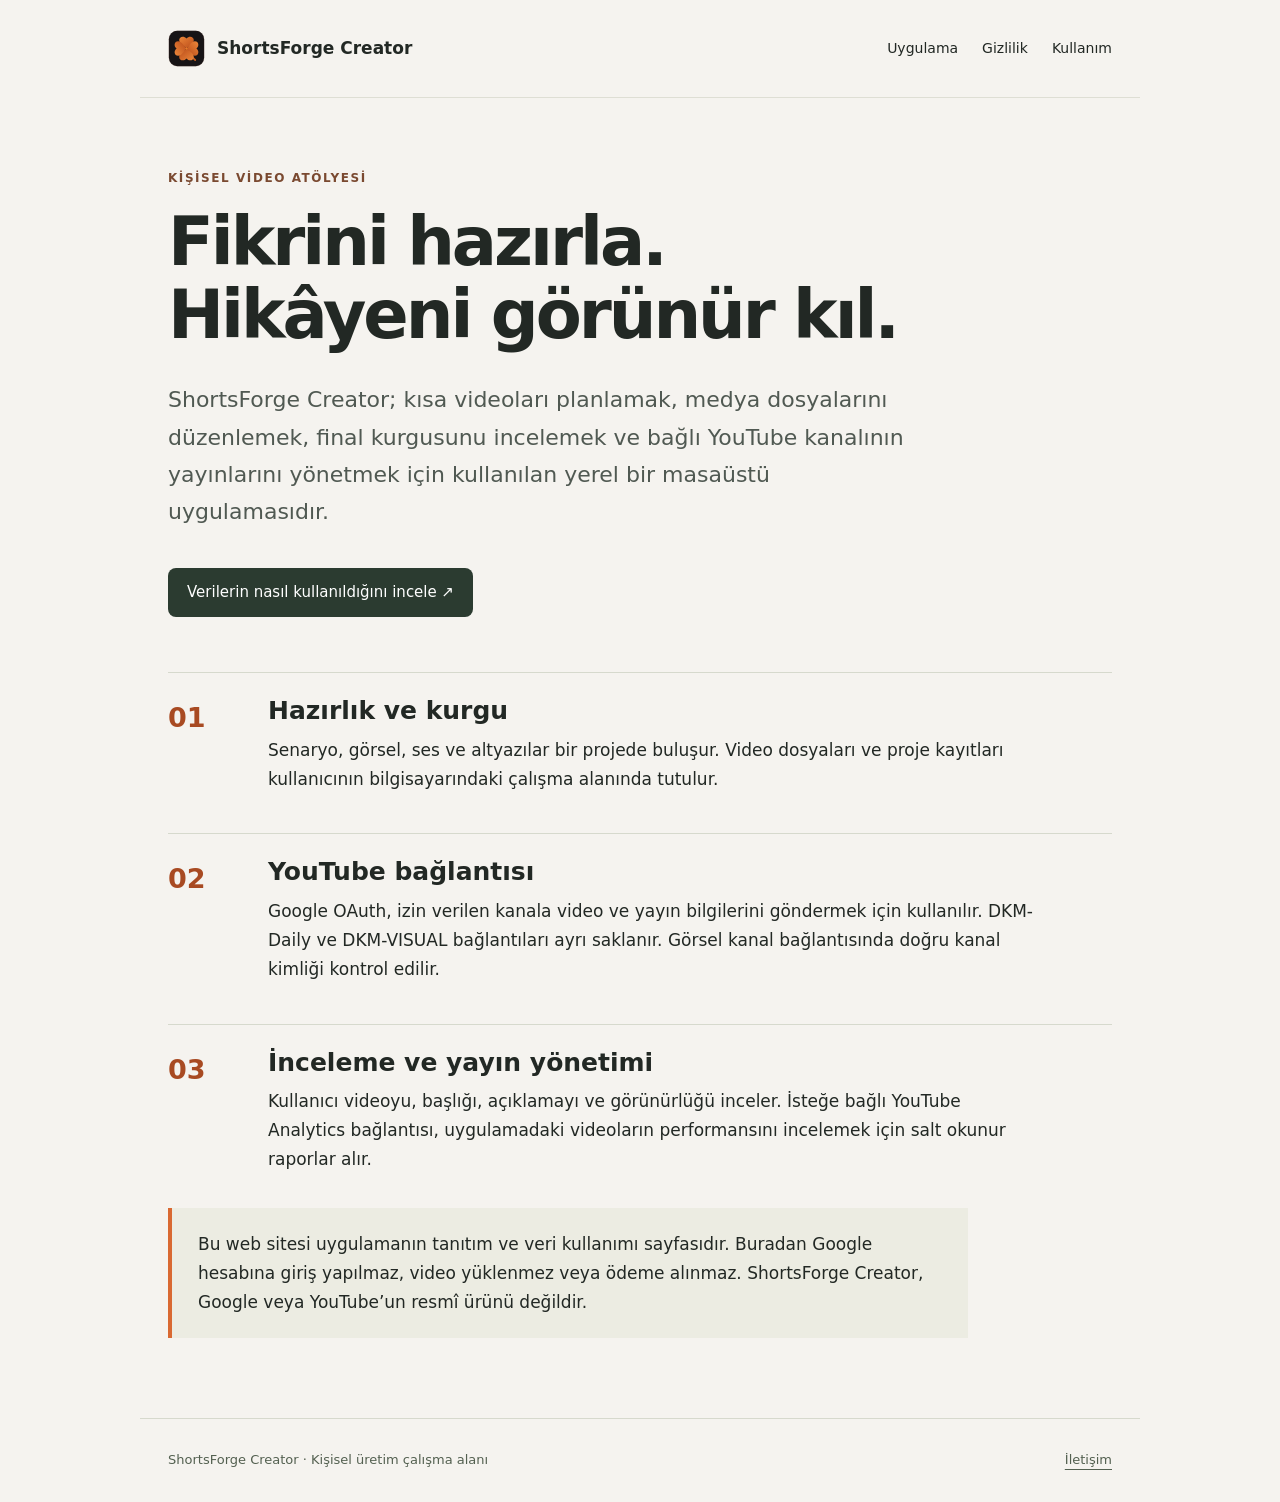
<file: index.html>
<!doctype html><html lang="tr"><head><meta charset="utf-8"><meta name="viewport" content="width=device-width,initial-scale=1"><title>Video fikrinden yayın hazırlığına · ShortsForge Creator</title><meta name="description" content="ShortsForge Creator kişisel video hazırlama ve YouTube yayın yönetimi uygulaması. Tanıtım ve veri kullanımı bilgileri."><link rel="icon" href="marka.svg" type="image/svg+xml"><link rel="stylesheet" href="stil.css"></head><body><header><a href="index.html" class="brand"><img src="marka.svg" alt="">ShortsForge Creator</a><nav aria-label="Ana menü"><a href="index.html">Uygulama</a><a href="gizlilik.html">Gizlilik</a><a href="kullanim.html">Kullanım</a></nav></header><main class=""><div class="eyebrow">Kişisel video atölyesi</div><h1>Fikrini hazırla.<br>Hikâyeni görünür kıl.</h1><p class="lead">ShortsForge Creator; kısa videoları planlamak, medya dosyalarını düzenlemek, final kurgusunu incelemek ve bağlı YouTube kanalının yayınlarını yönetmek için kullanılan yerel bir masaüstü uygulamasıdır.</p><a class="button" href="gizlilik.html">Verilerin nasıl kullanıldığını incele ↗</a><section class="line"><strong>01</strong><div><h2>Hazırlık ve kurgu</h2><p>Senaryo, görsel, ses ve altyazılar bir projede buluşur. Video dosyaları ve proje kayıtları kullanıcının bilgisayarındaki çalışma alanında tutulur.</p></div></section><section class="line"><strong>02</strong><div><h2>YouTube bağlantısı</h2><p>Google OAuth, izin verilen kanala video ve yayın bilgilerini göndermek için kullanılır. DKM-Daily ve DKM-VISUAL bağlantıları ayrı saklanır. Görsel kanal bağlantısında doğru kanal kimliği kontrol edilir.</p></div></section><section class="line"><strong>03</strong><div><h2>İnceleme ve yayın yönetimi</h2><p>Kullanıcı videoyu, başlığı, açıklamayı ve görünürlüğü inceler. İsteğe bağlı YouTube Analytics bağlantısı, uygulamadaki videoların performansını incelemek için salt okunur raporlar alır.</p></div></section><div class="note">Bu web sitesi uygulamanın tanıtım ve veri kullanımı sayfasıdır. Buradan Google hesabına giriş yapılmaz, video yüklenmez veya ödeme alınmaz. ShortsForge Creator, Google veya YouTube’un resmî ürünü değildir.</div></main><footer><span>ShortsForge Creator · Kişisel üretim çalışma alanı</span><a href="mailto:yusags2002@gmail.com">İletişim</a></footer></body></html>
</file>
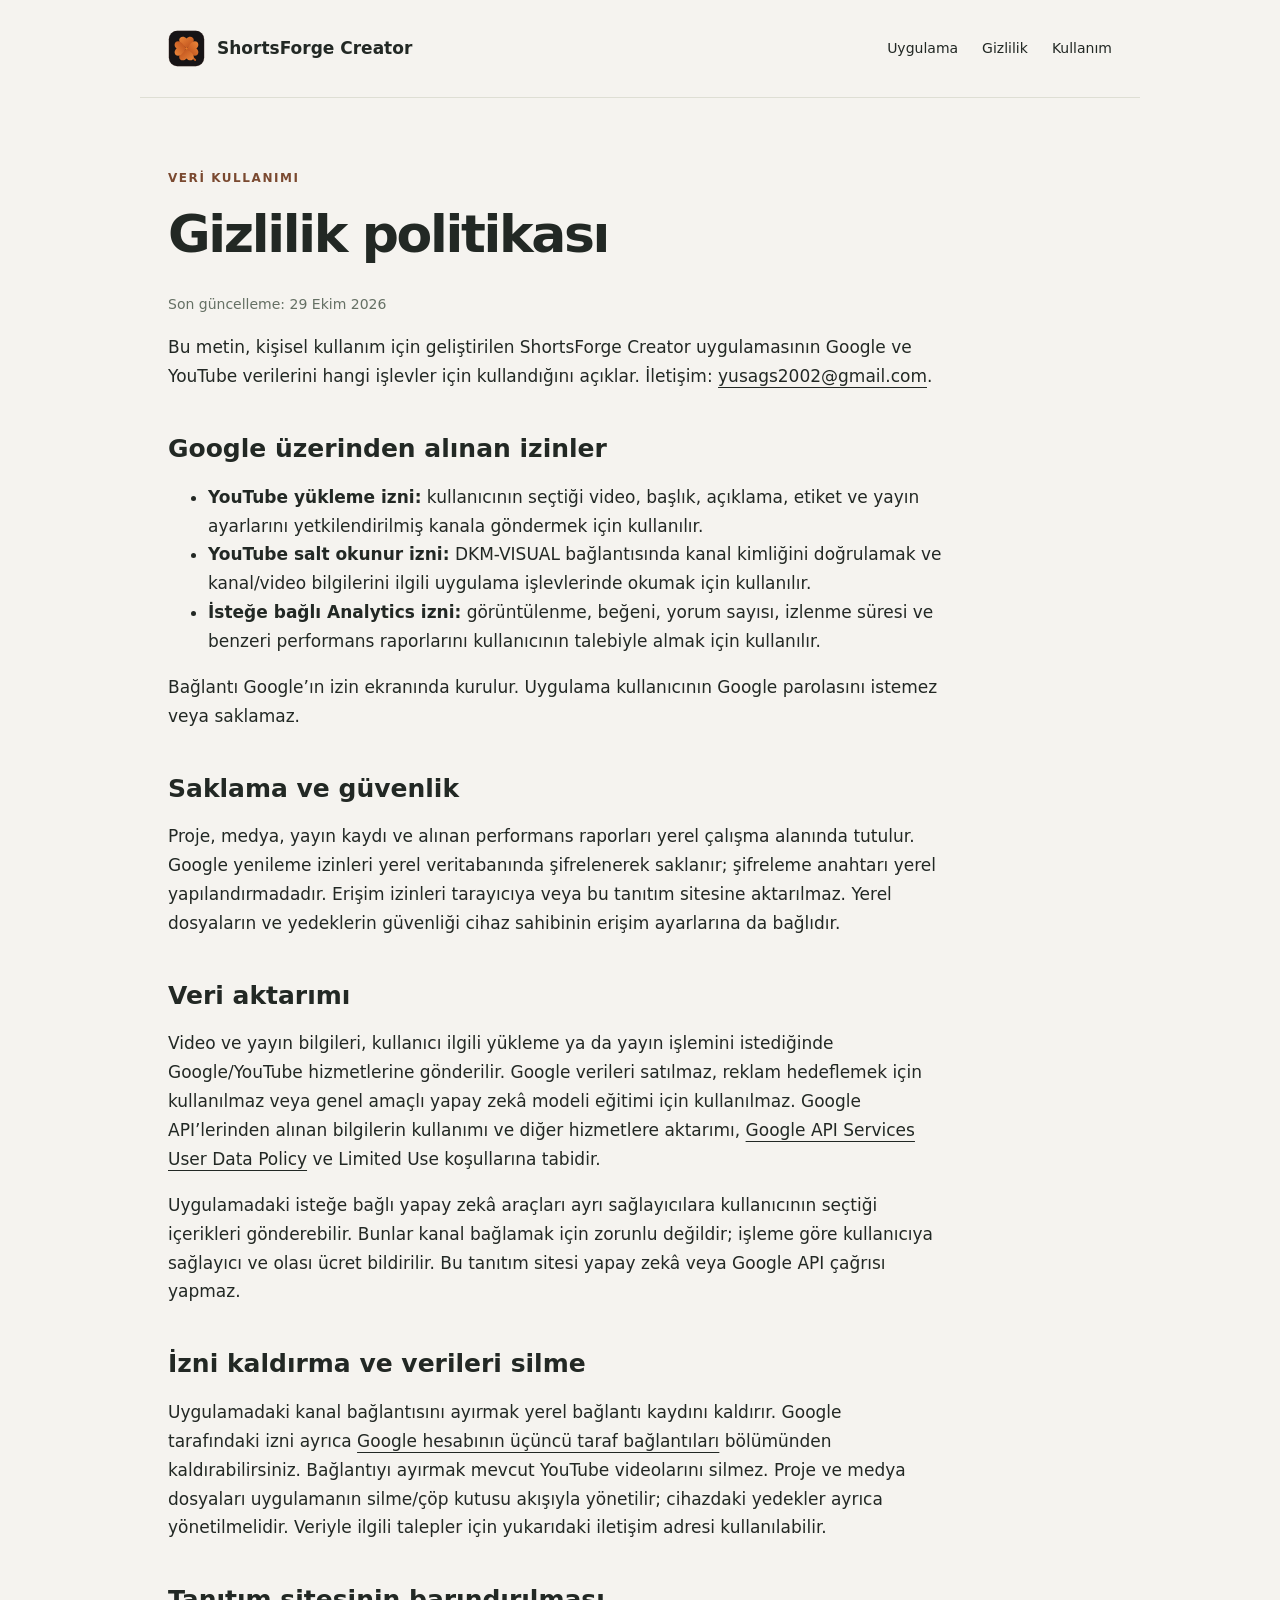
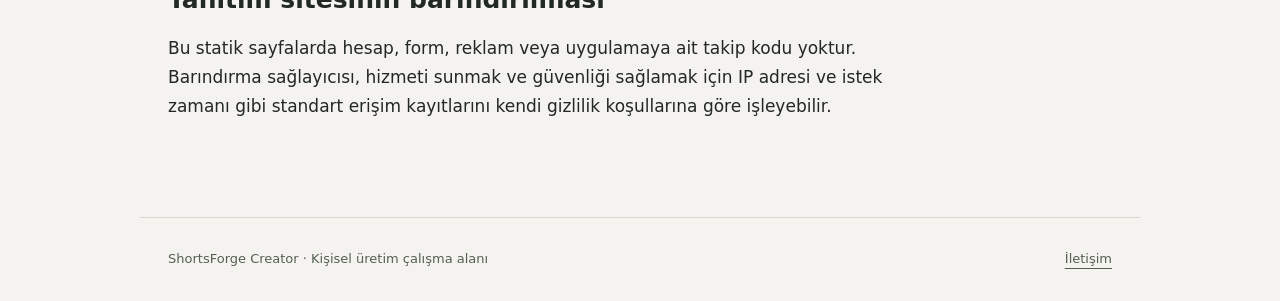
<file: gizlilik.html>
<!doctype html><html lang="tr"><head><meta charset="utf-8"><meta name="viewport" content="width=device-width,initial-scale=1"><title>Gizlilik ve veri kullanımı · ShortsForge Creator</title><meta name="description" content="ShortsForge Creator kişisel video hazırlama ve YouTube yayın yönetimi uygulaması. Tanıtım ve veri kullanımı bilgileri."><link rel="icon" href="marka.svg" type="image/svg+xml"><link rel="stylesheet" href="stil.css"></head><body><header><a href="index.html" class="brand"><img src="marka.svg" alt="">ShortsForge Creator</a><nav aria-label="Ana menü"><a href="index.html">Uygulama</a><a href="gizlilik.html">Gizlilik</a><a href="kullanim.html">Kullanım</a></nav></header><main class="legal"><div class="eyebrow">Veri kullanımı</div><h1>Gizlilik politikası</h1><p class="muted">Son güncelleme: 29 Ekim 2026</p><p>Bu metin, kişisel kullanım için geliştirilen ShortsForge Creator uygulamasının Google ve YouTube verilerini hangi işlevler için kullandığını açıklar. İletişim: <a href="mailto:yusags2002@gmail.com">yusags2002@gmail.com</a>.</p><h2>Google üzerinden alınan izinler</h2><ul><li><strong>YouTube yükleme izni:</strong> kullanıcının seçtiği video, başlık, açıklama, etiket ve yayın ayarlarını yetkilendirilmiş kanala göndermek için kullanılır.</li><li><strong>YouTube salt okunur izni:</strong> DKM-VISUAL bağlantısında kanal kimliğini doğrulamak ve kanal/video bilgilerini ilgili uygulama işlevlerinde okumak için kullanılır.</li><li><strong>İsteğe bağlı Analytics izni:</strong> görüntülenme, beğeni, yorum sayısı, izlenme süresi ve benzeri performans raporlarını kullanıcının talebiyle almak için kullanılır.</li></ul><p>Bağlantı Google’ın izin ekranında kurulur. Uygulama kullanıcının Google parolasını istemez veya saklamaz.</p><h2>Saklama ve güvenlik</h2><p>Proje, medya, yayın kaydı ve alınan performans raporları yerel çalışma alanında tutulur. Google yenileme izinleri yerel veritabanında şifrelenerek saklanır; şifreleme anahtarı yerel yapılandırmadadır. Erişim izinleri tarayıcıya veya bu tanıtım sitesine aktarılmaz. Yerel dosyaların ve yedeklerin güvenliği cihaz sahibinin erişim ayarlarına da bağlıdır.</p><h2>Veri aktarımı</h2><p>Video ve yayın bilgileri, kullanıcı ilgili yükleme ya da yayın işlemini istediğinde Google/YouTube hizmetlerine gönderilir. Google verileri satılmaz, reklam hedeflemek için kullanılmaz veya genel amaçlı yapay zekâ modeli eğitimi için kullanılmaz. Google API’lerinden alınan bilgilerin kullanımı ve diğer hizmetlere aktarımı, <a href="https://developers.google.com/terms/api-services-user-data-policy">Google API Services User Data Policy</a> ve Limited Use koşullarına tabidir.</p><p>Uygulamadaki isteğe bağlı yapay zekâ araçları ayrı sağlayıcılara kullanıcının seçtiği içerikleri gönderebilir. Bunlar kanal bağlamak için zorunlu değildir; işleme göre kullanıcıya sağlayıcı ve olası ücret bildirilir. Bu tanıtım sitesi yapay zekâ veya Google API çağrısı yapmaz.</p><h2>İzni kaldırma ve verileri silme</h2><p>Uygulamadaki kanal bağlantısını ayırmak yerel bağlantı kaydını kaldırır. Google tarafındaki izni ayrıca <a href="https://myaccount.google.com/connections">Google hesabının üçüncü taraf bağlantıları</a> bölümünden kaldırabilirsiniz. Bağlantıyı ayırmak mevcut YouTube videolarını silmez. Proje ve medya dosyaları uygulamanın silme/çöp kutusu akışıyla yönetilir; cihazdaki yedekler ayrıca yönetilmelidir. Veriyle ilgili talepler için yukarıdaki iletişim adresi kullanılabilir.</p><h2>Tanıtım sitesinin barındırılması</h2><p>Bu statik sayfalarda hesap, form, reklam veya uygulamaya ait takip kodu yoktur. Barındırma sağlayıcısı, hizmeti sunmak ve güvenliği sağlamak için IP adresi ve istek zamanı gibi standart erişim kayıtlarını kendi gizlilik koşullarına göre işleyebilir.</p></main><footer><span>ShortsForge Creator · Kişisel üretim çalışma alanı</span><a href="mailto:yusags2002@gmail.com">İletişim</a></footer></body></html>
</file>
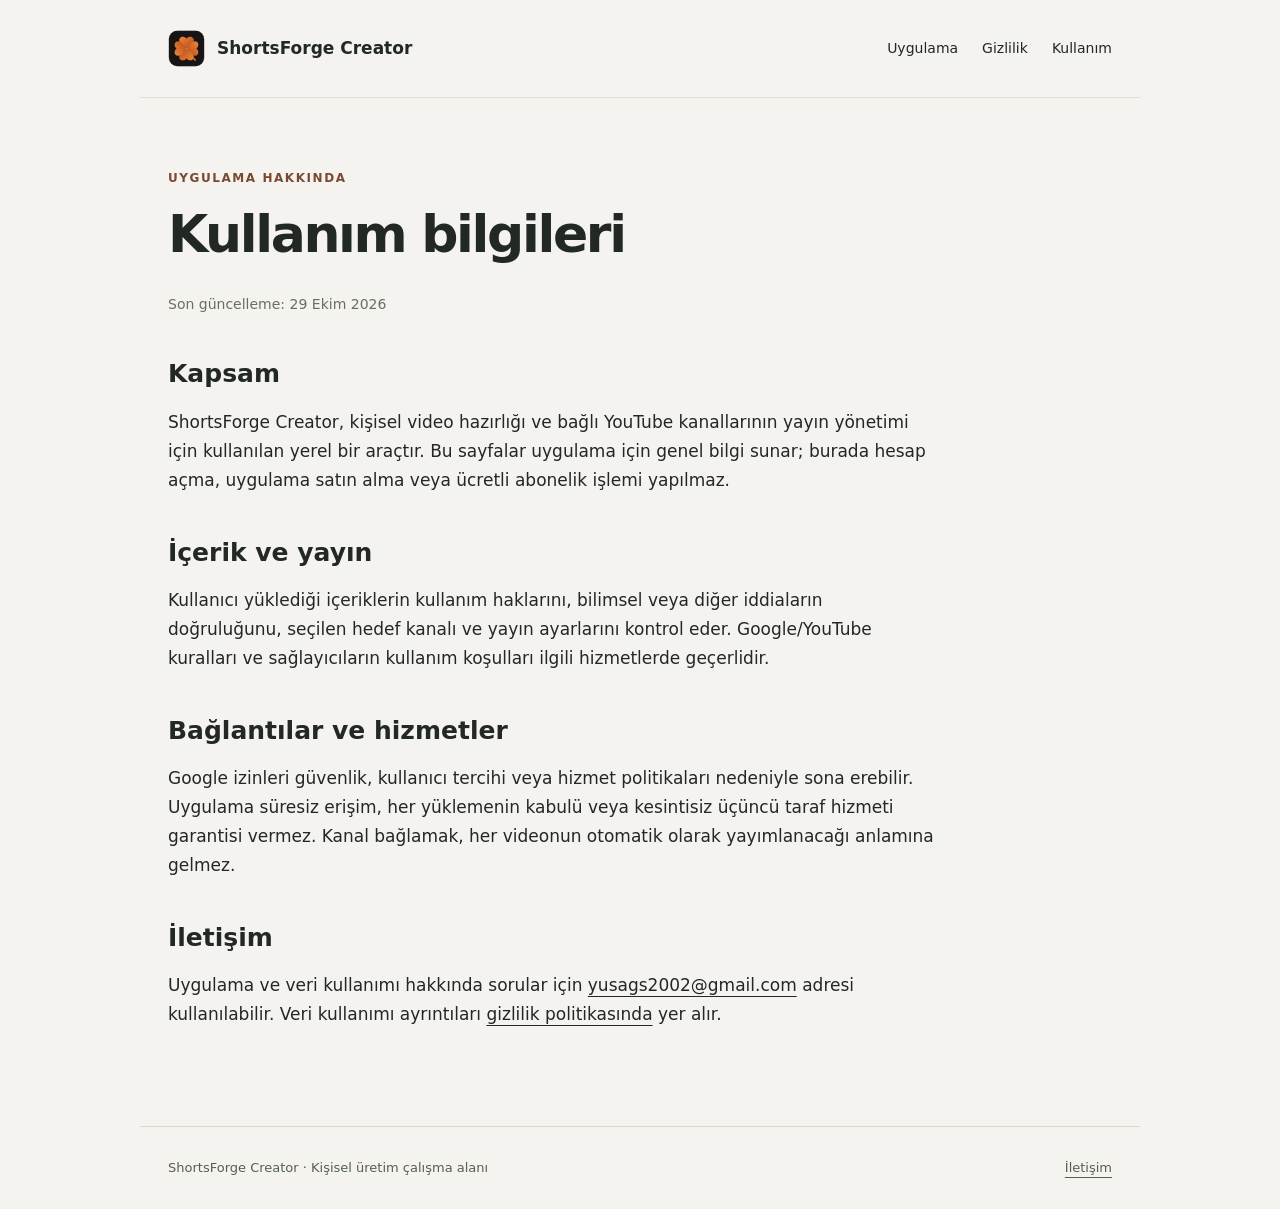
<file: kullanim.html>
<!doctype html><html lang="tr"><head><meta charset="utf-8"><meta name="viewport" content="width=device-width,initial-scale=1"><title>Kullanım bilgileri · ShortsForge Creator</title><meta name="description" content="ShortsForge Creator kişisel video hazırlama ve YouTube yayın yönetimi uygulaması. Tanıtım ve veri kullanımı bilgileri."><link rel="icon" href="marka.svg" type="image/svg+xml"><link rel="stylesheet" href="stil.css"></head><body><header><a href="index.html" class="brand"><img src="marka.svg" alt="">ShortsForge Creator</a><nav aria-label="Ana menü"><a href="index.html">Uygulama</a><a href="gizlilik.html">Gizlilik</a><a href="kullanim.html">Kullanım</a></nav></header><main class="legal"><div class="eyebrow">Uygulama hakkında</div><h1>Kullanım bilgileri</h1><p class="muted">Son güncelleme: 29 Ekim 2026</p><h2>Kapsam</h2><p>ShortsForge Creator, kişisel video hazırlığı ve bağlı YouTube kanallarının yayın yönetimi için kullanılan yerel bir araçtır. Bu sayfalar uygulama için genel bilgi sunar; burada hesap açma, uygulama satın alma veya ücretli abonelik işlemi yapılmaz.</p><h2>İçerik ve yayın</h2><p>Kullanıcı yüklediği içeriklerin kullanım haklarını, bilimsel veya diğer iddiaların doğruluğunu, seçilen hedef kanalı ve yayın ayarlarını kontrol eder. Google/YouTube kuralları ve sağlayıcıların kullanım koşulları ilgili hizmetlerde geçerlidir.</p><h2>Bağlantılar ve hizmetler</h2><p>Google izinleri güvenlik, kullanıcı tercihi veya hizmet politikaları nedeniyle sona erebilir. Uygulama süresiz erişim, her yüklemenin kabulü veya kesintisiz üçüncü taraf hizmeti garantisi vermez. Kanal bağlamak, her videonun otomatik olarak yayımlanacağı anlamına gelmez.</p><h2>İletişim</h2><p>Uygulama ve veri kullanımı hakkında sorular için <a href="mailto:yusags2002@gmail.com">yusags2002@gmail.com</a> adresi kullanılabilir. Veri kullanımı ayrıntıları <a href="gizlilik.html">gizlilik politikasında</a> yer alır.</p></main><footer><span>ShortsForge Creator · Kişisel üretim çalışma alanı</span><a href="mailto:yusags2002@gmail.com">İletişim</a></footer></body></html>
</file>
<file: stil.css>
*{box-sizing:border-box}body{margin:0;background:#f5f3ef;color:#222824;font:17px/1.7 system-ui,-apple-system,sans-serif}a{color:inherit;text-underline-offset:5px}header,main,footer{max-width:1000px;margin:auto;padding:30px 28px}header{display:flex;align-items:center;justify-content:space-between;gap:24px;border-bottom:1px solid #deded4}.brand{display:flex;align-items:center;gap:12px;font-weight:750;text-decoration:none}.brand img{width:37px;height:37px}nav{display:flex;gap:24px;font-size:14px}nav a{text-decoration:none}nav a:hover{text-decoration:underline}main{min-height:70vh;padding-top:70px;padding-bottom:80px}.eyebrow{font-size:12px;font-weight:750;letter-spacing:.13em;color:#7a4930;text-transform:uppercase}h1{font-size:clamp(38px,6vw,67px);line-height:1.08;letter-spacing:-.045em;max-width:850px;margin:18px 0 30px}h2{font-size:25px;line-height:1.3;margin:42px 0 12px}p,li{max-width:770px}.lead{font-size:22px;color:#505952;max-width:760px}.line{border-top:1px solid #d6d9cd;padding-top:22px;margin-top:40px;display:grid;grid-template-columns:80px 1fr;gap:20px}.line strong{font-size:27px;color:#a84a22}.line h2{margin:0 0 8px}.line p{margin:0}.note{padding:22px 26px;border-left:4px solid #d96932;background:#ecece2;margin-top:34px;max-width:800px}.button{display:inline-block;padding:12px 19px;background:#2b3b30;color:#fff;border-radius:8px;text-decoration:none;font-size:15px;margin:15px 0}.legal h1{font-size:clamp(36px,5vw,52px)}.muted{font-size:14px;color:#657064}footer{font-size:13px;color:#536050;border-top:1px solid #d6d9cd;display:flex;justify-content:space-between;gap:20px}@media(max-width:600px){header{align-items:flex-start;flex-direction:column;gap:12px}nav{gap:18px}main{padding-top:42px}.lead{font-size:20px}.line{grid-template-columns:44px 1fr;gap:14px}footer{flex-direction:column}}
</file>
